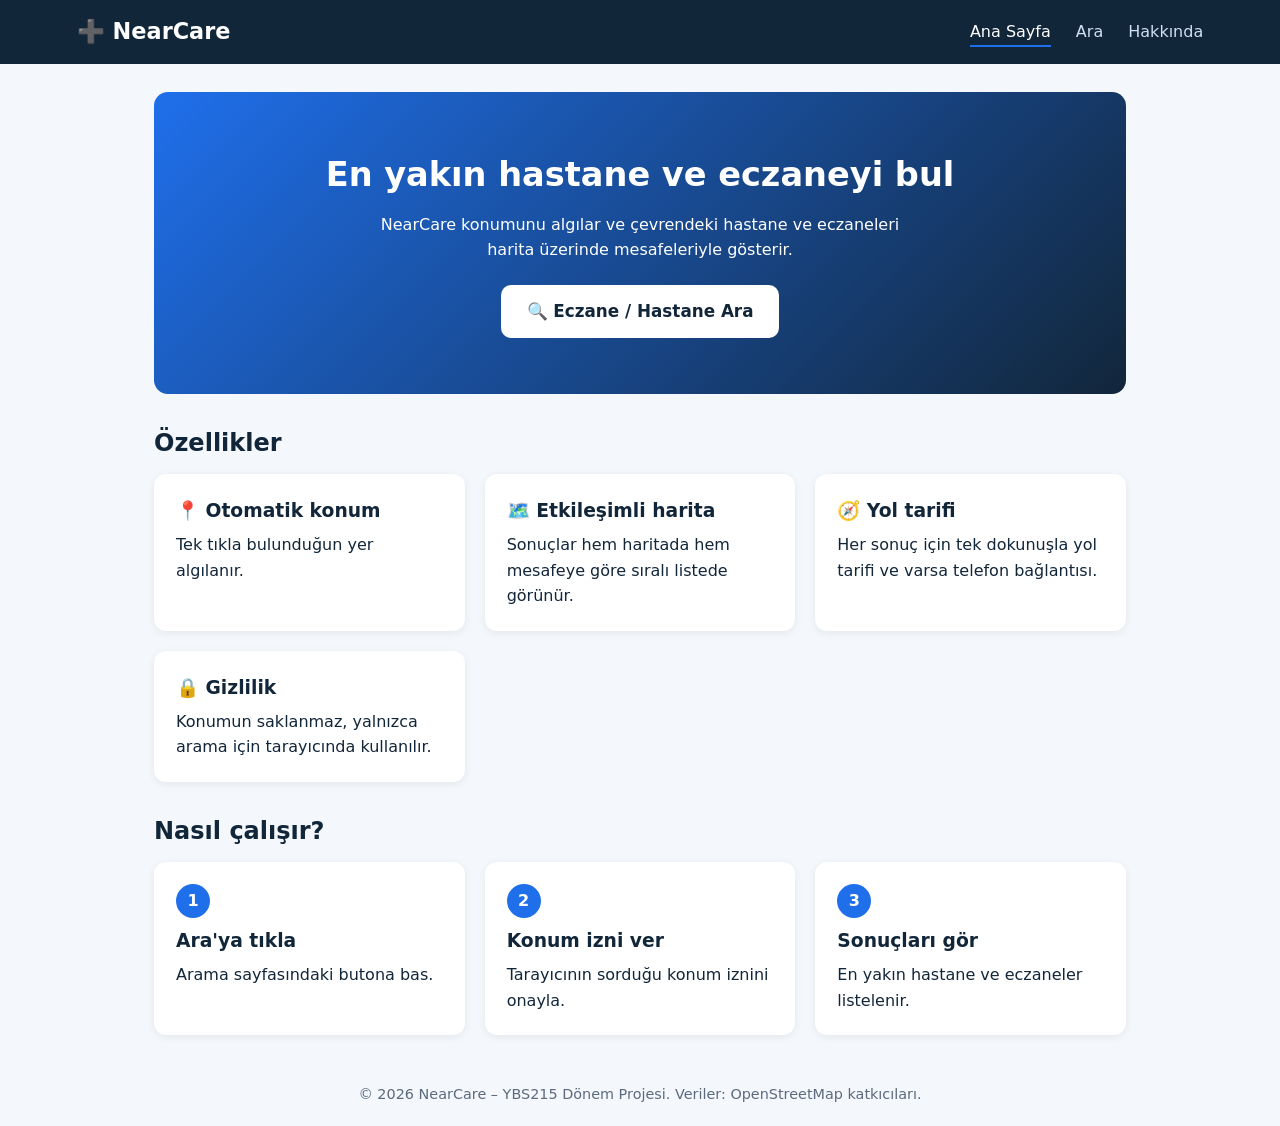
<file: index.html>
<!DOCTYPE html>
<html lang="tr">
<head>
  <meta charset="UTF-8">
  <meta name="viewport" content="width=device-width, initial-scale=1.0">
  <meta name="description" content="NearCare konumunuzu kullanarak en yakın hastane ve eczaneleri gösterir.">
  <title>NearCare – En Yakın Hastane ve Eczane</title>
  <link rel="stylesheet" href="style.css">
</head>
<body>
  <header>
    <div class="logo">➕ NearCare</div>
    <nav>
      <a href="index.html" class="active">Ana Sayfa</a>
      <a href="search.html">Ara</a>
      <a href="about.html">Hakkında</a>
    </nav>
  </header>

  <main>
    <section class="hero">
      <h1>En yakın hastane ve eczaneyi bul</h1>
      <p>NearCare konumunu algılar ve çevrendeki hastane ve eczaneleri harita üzerinde mesafeleriyle gösterir.</p>
      <a class="btn white" href="search.html">🔍 Eczane / Hastane Ara</a>
    </section>

    <h2>Özellikler</h2>
    <section class="cards">
      <article class="card">
        <h3>📍 Otomatik konum</h3>
        <p>Tek tıkla bulunduğun yer algılanır.</p>
      </article>
      <article class="card">
        <h3>🗺️ Etkileşimli harita</h3>
        <p>Sonuçlar hem haritada hem mesafeye göre sıralı listede görünür.</p>
      </article>
      <article class="card">
        <h3>🧭 Yol tarifi</h3>
        <p>Her sonuç için tek dokunuşla yol tarifi ve varsa telefon bağlantısı.</p>
      </article>
      <article class="card">
        <h3>🔒 Gizlilik</h3>
        <p>Konumun saklanmaz, yalnızca arama için tarayıcında kullanılır.</p>
      </article>
    </section>

    <h2>Nasıl çalışır?</h2>
    <section class="cards">
      <article class="card"><span class="step-no">1</span><h3>Ara'ya tıkla</h3><p>Arama sayfasındaki butona bas.</p></article>
      <article class="card"><span class="step-no">2</span><h3>Konum izni ver</h3><p>Tarayıcının sorduğu konum iznini onayla.</p></article>
      <article class="card"><span class="step-no">3</span><h3>Sonuçları gör</h3><p>En yakın hastane ve eczaneler listelenir.</p></article>
    </section>
  </main>

  <footer>&copy; 2026 NearCare – YBS215 Dönem Projesi. Veriler: OpenStreetMap katkıcıları.</footer>
</body>
</html>
</file>
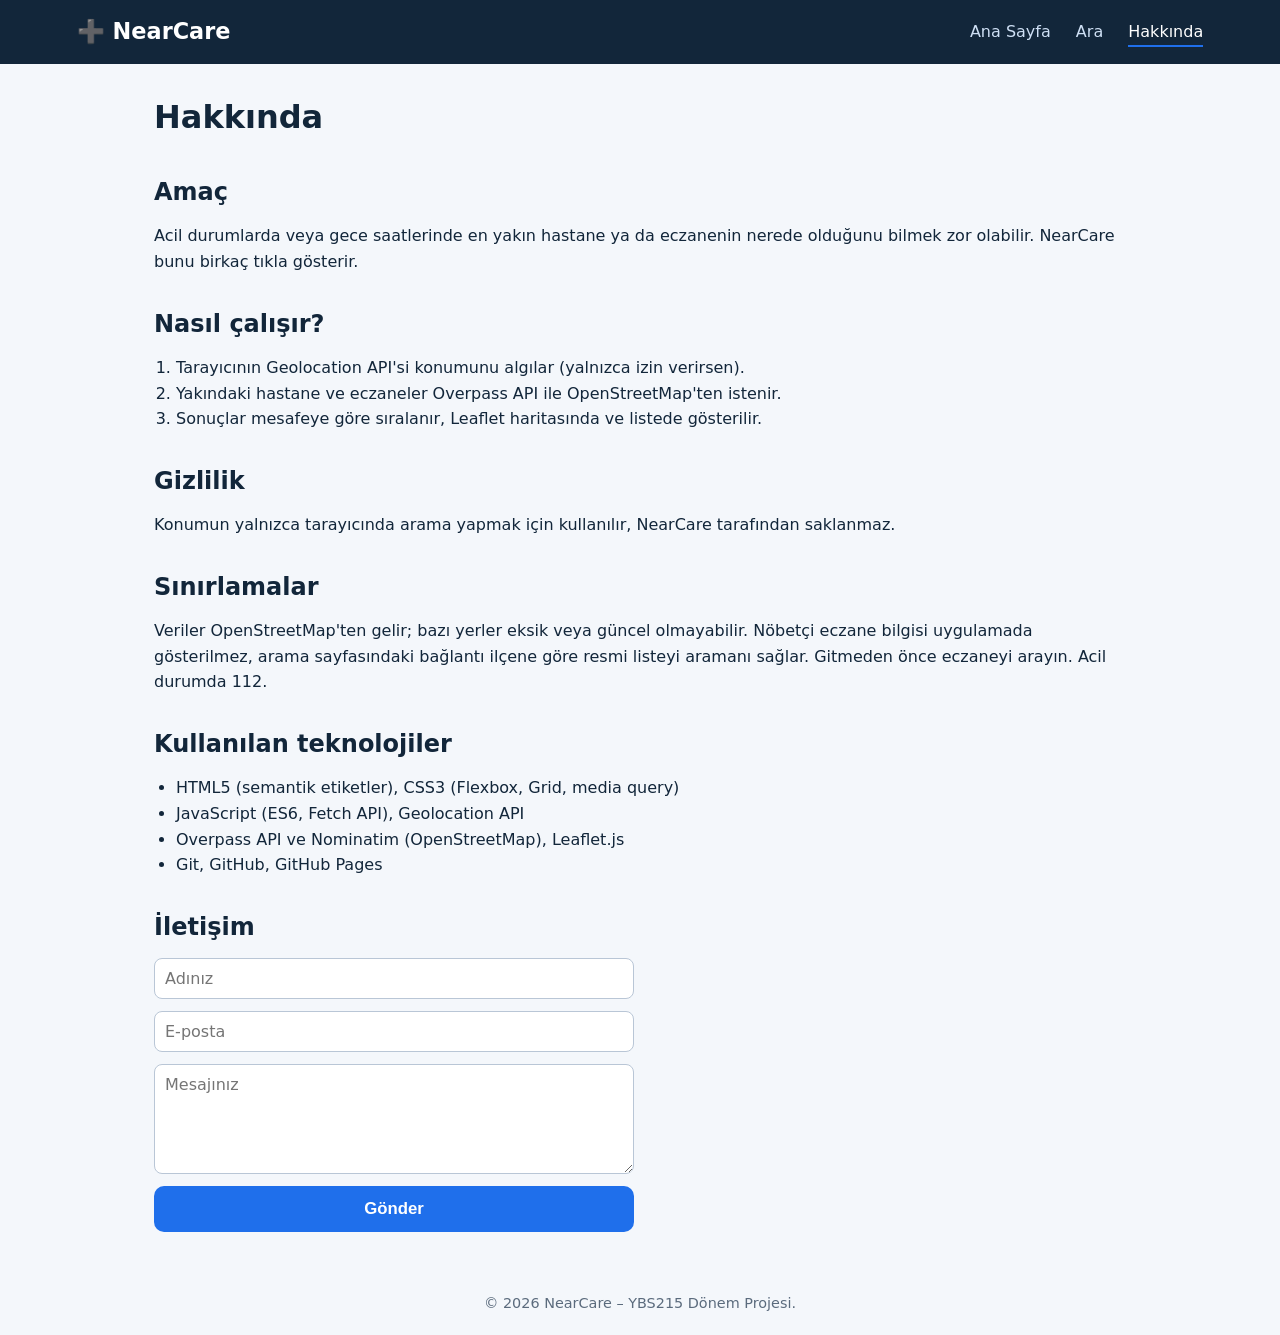
<file: about.html>
<!DOCTYPE html>
<html lang="tr">
<head>
  <meta charset="UTF-8">
  <meta name="viewport" content="width=device-width, initial-scale=1.0">
  <title>Hakkında – NearCare</title>
  <link rel="stylesheet" href="style.css">
</head>
<body>
  <header>
    <div class="logo">➕ NearCare</div>
    <nav>
      <a href="index.html">Ana Sayfa</a>
      <a href="search.html">Ara</a>
      <a href="about.html" class="active">Hakkında</a>
    </nav>
  </header>

  <main>
    <h1>Hakkında</h1>

    <h2>Amaç</h2>
    <p>Acil durumlarda veya gece saatlerinde en yakın hastane ya da eczanenin nerede olduğunu bilmek zor olabilir. NearCare bunu birkaç tıkla gösterir.</p>

    <h2>Nasıl çalışır?</h2>
    <ol>
      <li>Tarayıcının Geolocation API'si konumunu algılar (yalnızca izin verirsen).</li>
      <li>Yakındaki hastane ve eczaneler Overpass API ile OpenStreetMap'ten istenir.</li>
      <li>Sonuçlar mesafeye göre sıralanır, Leaflet haritasında ve listede gösterilir.</li>
    </ol>

    <h2>Gizlilik</h2>
    <p>Konumun yalnızca tarayıcında arama yapmak için kullanılır, NearCare tarafından saklanmaz.</p>

    <h2>Sınırlamalar</h2>
    <p>Veriler OpenStreetMap'ten gelir; bazı yerler eksik veya güncel olmayabilir. Nöbetçi eczane bilgisi uygulamada gösterilmez, arama sayfasındaki bağlantı ilçene göre resmi listeyi aramanı sağlar. Gitmeden önce eczaneyi arayın. Acil durumda 112.</p>

    <h2>Kullanılan teknolojiler</h2>
    <ul class="plain">
      <li>HTML5 (semantik etiketler), CSS3 (Flexbox, Grid, media query)</li>
      <li>JavaScript (ES6, Fetch API), Geolocation API</li>
      <li>Overpass API ve Nominatim (OpenStreetMap), Leaflet.js</li>
      <li>Git, GitHub, GitHub Pages</li>
    </ul>

    <h2>İletişim</h2>
    <form id="contact-form">
      <input type="text" placeholder="Adınız" required>
      <input type="email" placeholder="E-posta" required>
      <textarea placeholder="Mesajınız" required></textarea>
      <button type="submit">Gönder</button>
      <p id="contact-msg"></p>
    </form>
  </main>

  <footer>&copy; 2026 NearCare – YBS215 Dönem Projesi.</footer>

  <script src="app.js"></script>
</body>
</html>
</file>
<file: style.css>
* { box-sizing: border-box; margin: 0; padding: 0; }

:root {
  --blue: #1f6feb;
  --dark: #12263a;
  --light: #f4f7fb;
  --green: #1a9e5c;
  --red: #d64545;
  --muted: #5b6b7d;
}

body {
  font-family: system-ui, -apple-system, "Segoe UI", Roboto, sans-serif;
  color: var(--dark);
  background: var(--light);
  line-height: 1.6;
  display: flex;
  flex-direction: column;
  min-height: 100vh;
}

/* ---------- Header / navigation ---------- */
header {
  background: var(--dark);
  color: #fff;
  display: flex;
  justify-content: space-between;
  align-items: center;
  flex-wrap: wrap;
  gap: 8px;
  padding: 14px 6%;
}
.logo { font-size: 1.4rem; font-weight: 700; }
nav a {
  color: #cfe0f5;
  text-decoration: none;
  margin-left: 20px;
  padding-bottom: 4px;
}
nav a:hover, nav a.active { color: #fff; border-bottom: 2px solid var(--blue); }

main { flex: 1; width: 100%; max-width: 1100px; margin: 0 auto; padding: 28px 5%; }

/* ---------- Hero ---------- */
.hero {
  text-align: center;
  padding: 56px 20px;
  background: linear-gradient(135deg, #1f6feb, #12263a);
  color: #fff;
  border-radius: 14px;
}
.hero.small { padding: 34px 20px; }
.hero h1 { font-size: 2.1rem; margin-bottom: 10px; }
.hero p { max-width: 560px; margin: 0 auto 22px; }

.btn, button {
  display: inline-block;
  background: var(--blue);
  color: #fff;
  border: none;
  padding: 13px 26px;
  border-radius: 10px;
  font-size: 1.05rem;
  font-weight: 700;
  cursor: pointer;
  text-decoration: none;
}
.btn:hover, button:hover { opacity: 0.9; }
button:disabled { opacity: 0.6; cursor: wait; }
.btn.white { background: #fff; color: var(--dark); }
.btn.green { background: var(--green); }

/* ---------- Cards / steps ---------- */
h2 { margin: 30px 0 12px; }
.cards {
  display: grid;
  grid-template-columns: repeat(auto-fit, minmax(230px, 1fr));
  gap: 20px;
}
.card {
  background: #fff;
  padding: 22px;
  border-radius: 12px;
  box-shadow: 0 2px 8px rgba(0, 0, 0, 0.07);
}
.card h3 { margin-bottom: 6px; }
.step-no {
  display: inline-flex;
  width: 34px; height: 34px;
  align-items: center; justify-content: center;
  background: var(--blue); color: #fff;
  border-radius: 50%; font-weight: 700; margin-bottom: 8px;
}

/* ---------- Search page ---------- */
#status { margin: 16px 0 6px; font-weight: 600; text-align: center; }
#status.error { color: var(--red); }
#duty { text-align: center; margin-bottom: 14px; display: none; }
#duty .btn { padding: 10px 20px; font-size: 1rem; }

.layout { display: grid; grid-template-columns: 1fr 1fr; gap: 20px; margin-top: 10px; }
#map { height: 560px; border-radius: 12px; background: #dfe7f0; z-index: 0; }
#results { max-height: 560px; overflow-y: auto; }
#results h3 { margin: 6px 0 10px; font-size: 1.1rem; }
#results ul { list-style: none; margin-bottom: 18px; }
#results li {
  background: #fff;
  padding: 12px 14px;
  margin-bottom: 8px;
  border-radius: 10px;
  box-shadow: 0 1px 5px rgba(0, 0, 0, 0.08);
  cursor: pointer;
}
.name { font-weight: 700; }
.dist { color: var(--green); font-weight: 600; }
.hours { color: var(--muted); font-size: 0.9rem; }
#results li a { color: var(--blue); margin-right: 12px; font-size: 0.95rem; }
.note { font-size: 0.85rem; color: var(--muted); margin-top: 18px; text-align: center; }

/* ---------- About / form ---------- */
ol, ul.plain { margin-left: 22px; }
form { display: flex; flex-direction: column; gap: 12px; max-width: 480px; }
form input, form textarea {
  padding: 10px; border: 1px solid #b9c6d6; border-radius: 8px; font-size: 1rem; font-family: inherit;
}
form textarea { min-height: 110px; }

footer { text-align: center; padding: 20px; color: var(--muted); font-size: 0.9rem; }

/* ---------- Responsive ---------- */
@media (max-width: 800px) {
  .layout { grid-template-columns: 1fr; }
  #map { height: 340px; }
  #results { max-height: none; }
  .hero h1 { font-size: 1.6rem; }
  nav a { margin: 0 14px 0 0; }
}
</file>
